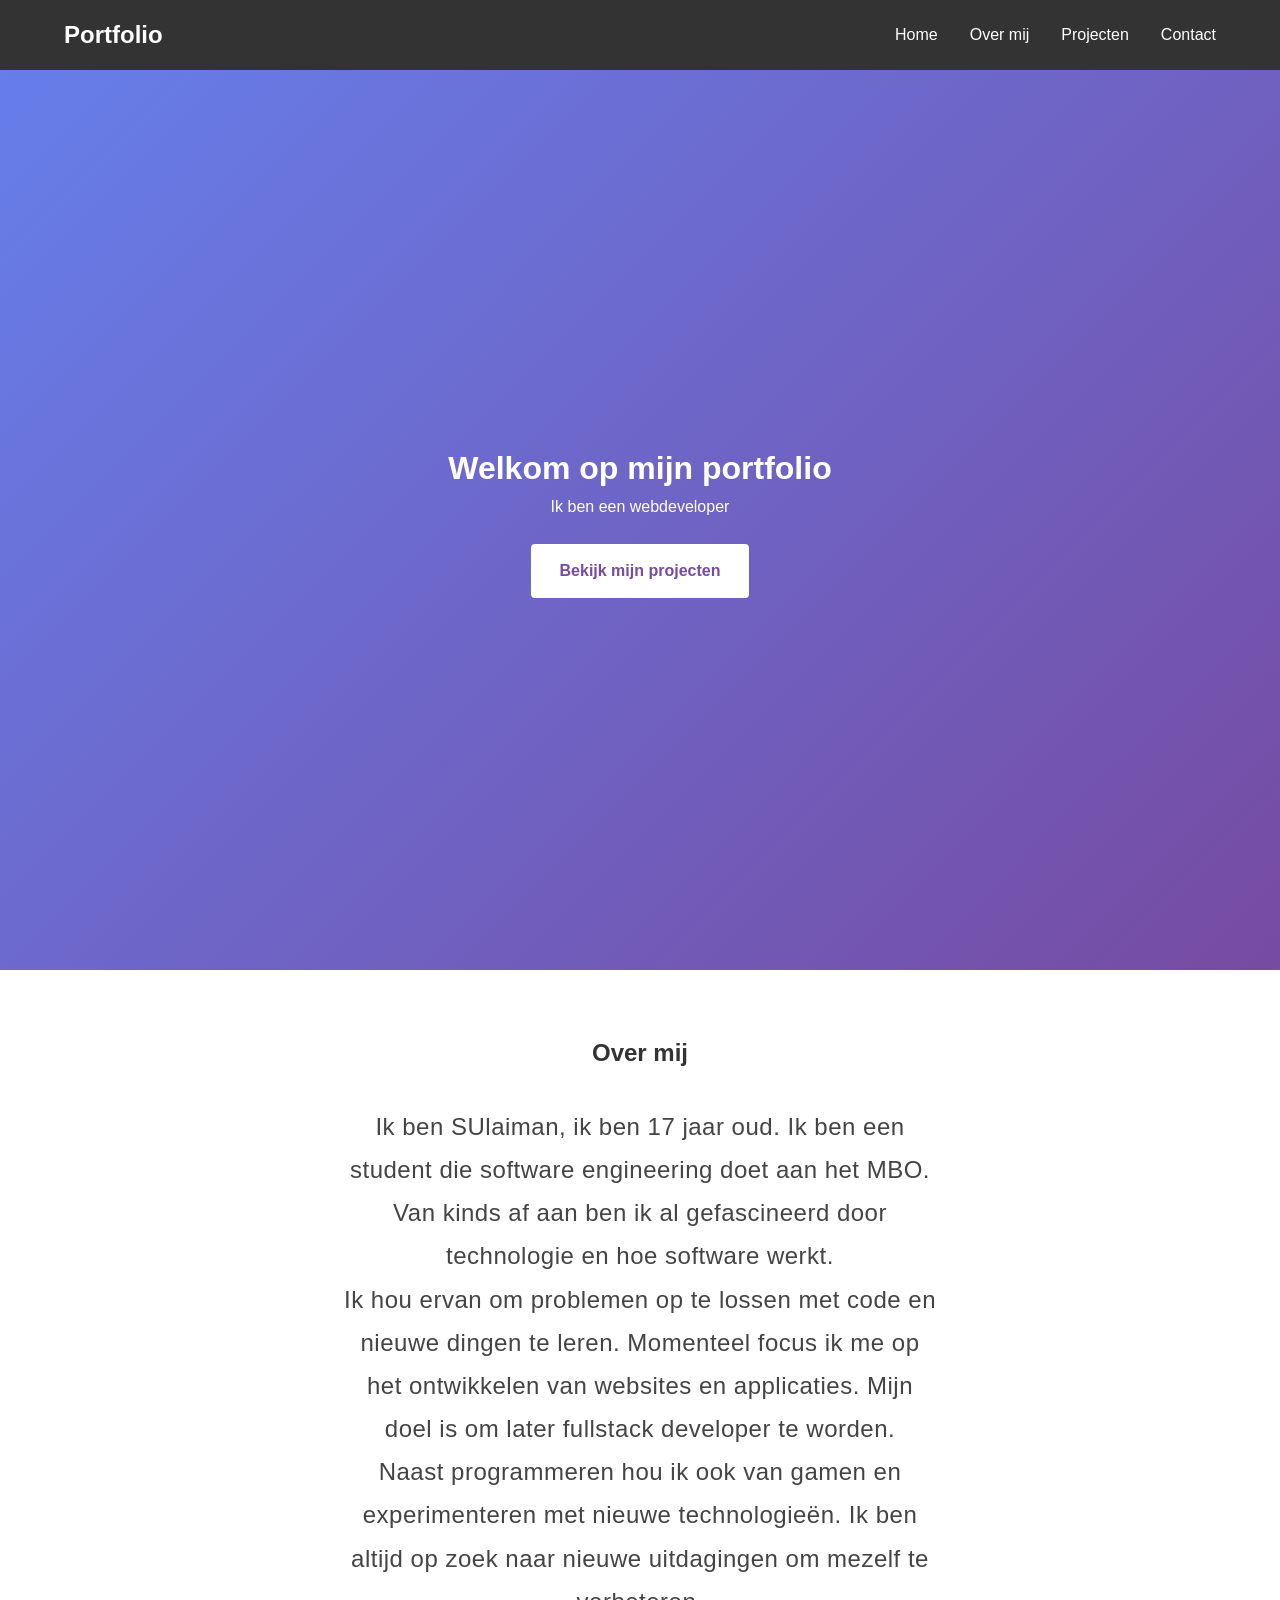
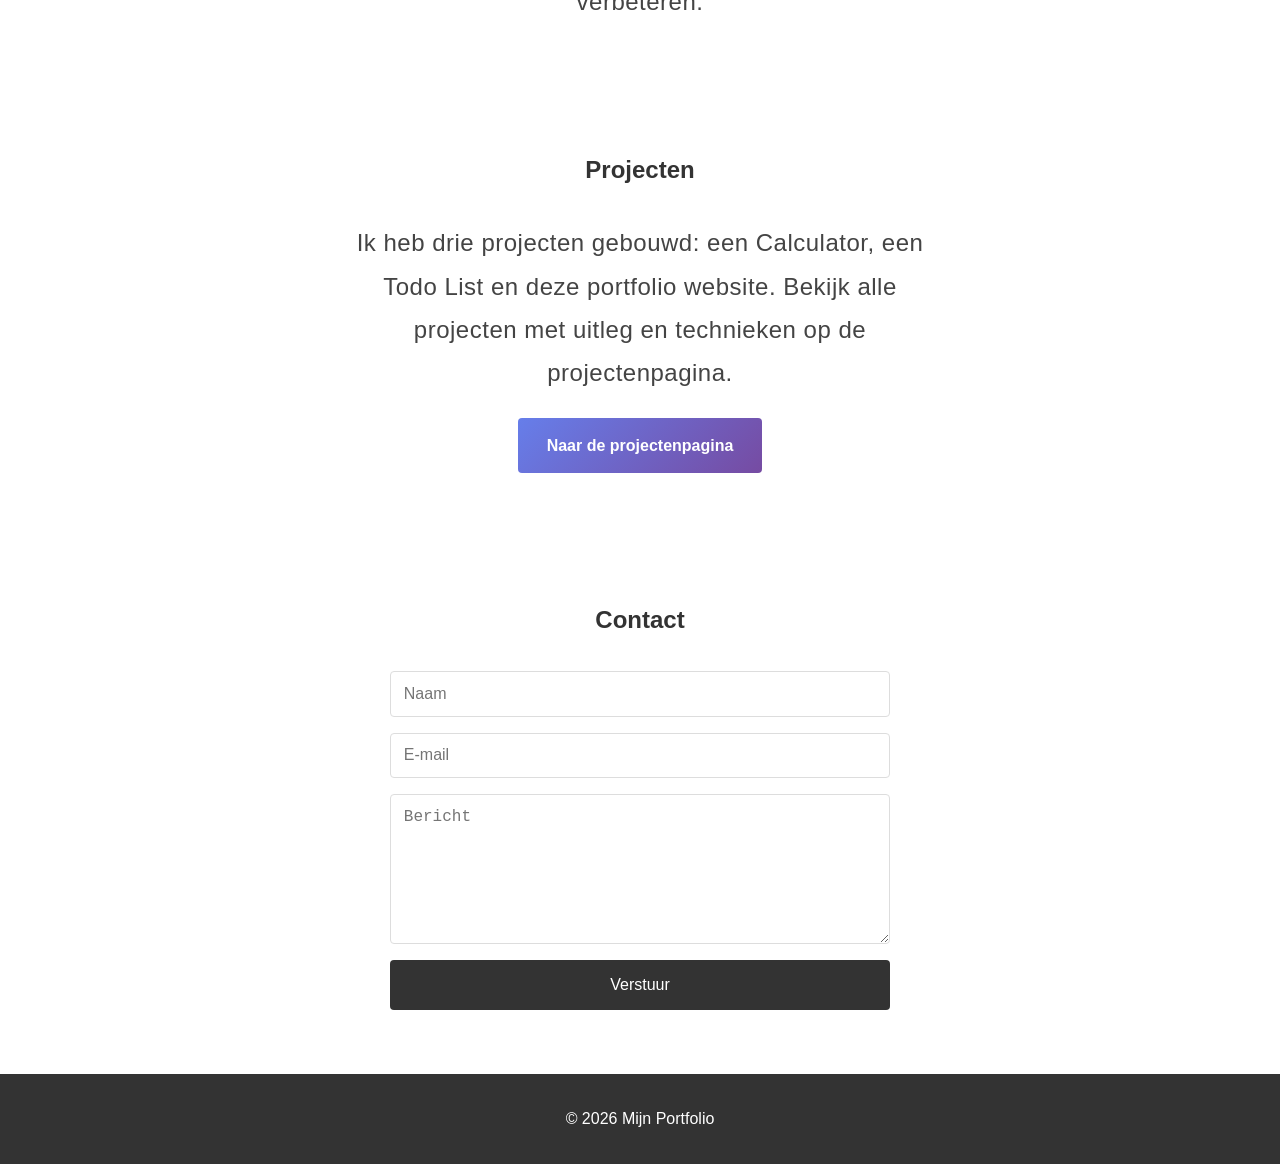
<file: index.html>
<!DOCTYPE html>
<html lang="nl">
<head>
    <meta charset="UTF-8">
    <meta name="viewport" content="width=device-width, initial-scale=1.0">
    <title>Mijn Portfolio</title>
    <link rel="stylesheet" href="css/style.css">
</head>
<body>
    <nav>
        <div class="logo">Portfolio</div>
        <ul class="nav-links">
            <li><a href="#home">Home</a></li>
            <li><a href="#about">Over mij</a></li>
            <li><a href="projecten.html">Projecten</a></li>
            <li><a href="#contact">Contact</a></li>
        </ul>
    </nav>

    <header id="home">
        <h1>Welkom op mijn portfolio</h1>
        <p>Ik ben een webdeveloper</p>
        <a class="btn" href="projecten.html">Bekijk mijn projecten</a>
    </header>

    <section id="about">
        <h2>Over mij</h2>
        <div class="about-content">
            <p class="about-text">Ik ben SUlaiman, ik ben 17 jaar oud. Ik ben een student die software engineering doet aan het MBO. Van kinds af aan ben ik al gefascineerd door technologie en hoe software werkt.</p>
            <p class="about-text">Ik hou ervan om problemen op te lossen met code en nieuwe dingen te leren. Momenteel focus ik me op het ontwikkelen van websites en applicaties. Mijn doel is om later fullstack developer te worden.</p>
            <p class="about-text">Naast programmeren hou ik ook van gamen en experimenteren met nieuwe technologieën. Ik ben altijd op zoek naar nieuwe uitdagingen om mezelf te verbeteren.</p>
        </div>
    </section>

    <section id="projecten">
        <h2>Projecten</h2>
        <p class="about-text">Ik heb drie projecten gebouwd: een Calculator, een Todo List en deze portfolio website. Bekijk alle projecten met uitleg en technieken op de projectenpagina.</p>
        <p class="section-button"><a class="btn-dark" href="projecten.html">Naar de projectenpagina</a></p>
    </section>

    <section id="contact">
        <h2>Contact</h2>
        <form id="contact-form">
            <input type="text" placeholder="Naam" required>
            <input type="email" placeholder="E-mail" required>
            <textarea placeholder="Bericht" required></textarea>
            <button type="submit">Verstuur</button>
        </form>
    </section>

    <footer>
        <p>&copy; 2026 Mijn Portfolio</p>
    </footer>

    <script src="js/script.js"></script>
</body>
</html>
</file>
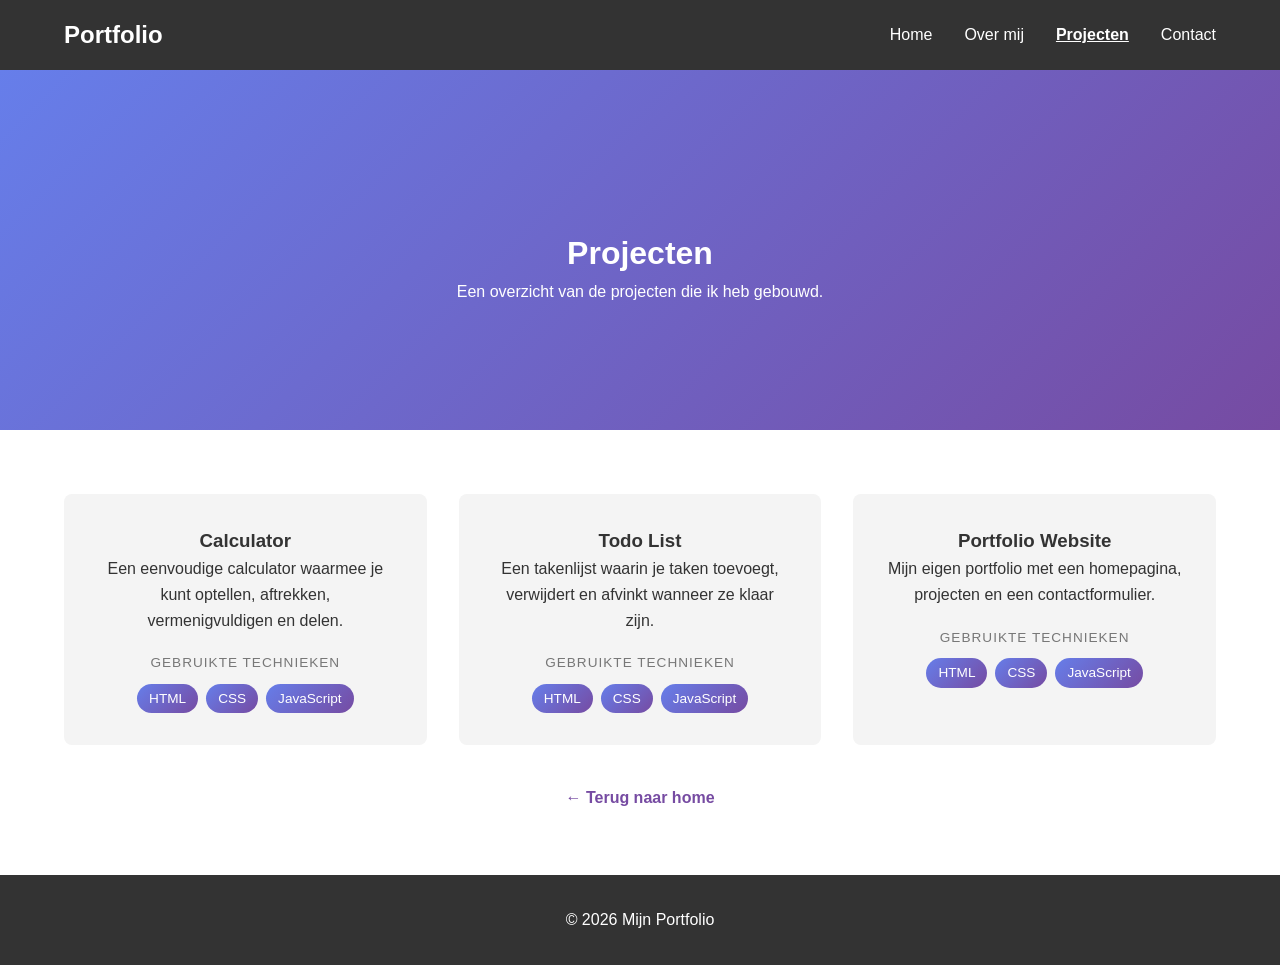
<file: projecten.html>
<!DOCTYPE html>
<html lang="nl">
<head>
    <meta charset="UTF-8">
    <meta name="viewport" content="width=device-width, initial-scale=1.0">
    <title>Projecten | Mijn Portfolio</title>
    <link rel="stylesheet" href="css/style.css">
</head>
<body>
    <nav>
        <div class="logo">Portfolio</div>
        <ul class="nav-links">
            <li><a href="index.html#home">Home</a></li>
            <li><a href="index.html#about">Over mij</a></li>
            <li><a href="projecten.html" class="active">Projecten</a></li>
            <li><a href="index.html#contact">Contact</a></li>
        </ul>
    </nav>

    <header class="page-header">
        <h1>Projecten</h1>
        <p>Een overzicht van de projecten die ik heb gebouwd.</p>
    </header>

    <section id="project-overzicht">
        <div class="project-grid">
            <div class="project-card">
                <h3>Calculator</h3>
                <p>Een eenvoudige calculator waarmee je kunt optellen, aftrekken, vermenigvuldigen en delen.</p>
                <p class="tech-title">Gebruikte technieken</p>
                <ul class="tech-list">
                    <li class="tech-tag">HTML</li>
                    <li class="tech-tag">CSS</li>
                    <li class="tech-tag">JavaScript</li>
                </ul>
            </div>
            <div class="project-card">
                <h3>Todo List</h3>
                <p>Een takenlijst waarin je taken toevoegt, verwijdert en afvinkt wanneer ze klaar zijn.</p>
                <p class="tech-title">Gebruikte technieken</p>
                <ul class="tech-list">
                    <li class="tech-tag">HTML</li>
                    <li class="tech-tag">CSS</li>
                    <li class="tech-tag">JavaScript</li>
                </ul>
            </div>
            <div class="project-card">
                <h3>Portfolio Website</h3>
                <p>Mijn eigen portfolio met een homepagina, projecten en een contactformulier.</p>
                <p class="tech-title">Gebruikte technieken</p>
                <ul class="tech-list">
                    <li class="tech-tag">HTML</li>
                    <li class="tech-tag">CSS</li>
                    <li class="tech-tag">JavaScript</li>
                </ul>
            </div>
        </div>
        <p class="back-link"><a href="index.html">&larr; Terug naar home</a></p>
    </section>

    <footer>
        <p>&copy; 2026 Mijn Portfolio</p>
    </footer>
</body>
</html>
</file>
<file: css/style.css>
* {
    margin: 0;
    padding: 0;
    box-sizing: border-box;
}

body {
    font-family: Arial, sans-serif;
    line-height: 1.6;
    color: #333;
}

nav {
    display: flex;
    justify-content: space-between;
    align-items: center;
    padding: 1rem 5%;
    background: #333;
    color: white;
    position: sticky;
    top: 0;
}

.logo {
    font-size: 1.5rem;
    font-weight: bold;
}

.nav-links {
    display: flex;
    list-style: none;
    gap: 2rem;
}

.nav-links a {
    color: white;
    text-decoration: none;
}

header {
    min-height: 100vh;
    display: flex;
    flex-direction: column;
    justify-content: center;
    align-items: center;
    background: linear-gradient(135deg, #667eea 0%, #764ba2 100%);
    color: white;
    text-align: center;
    padding: 2rem;
}

section {
    padding: 4rem 5%;
}

h2 {
    text-align: center;
    margin-bottom: 2rem;
}

.about-text {
    font-size: 1.5rem;
    line-height: 1.8;
    text-align: center;
    max-width: 600px;
    margin: 0 auto;
    color: #444;
    font-weight: 300;
    letter-spacing: 0.5px;
}

.project-grid {
    display: grid;
    grid-template-columns: repeat(auto-fit, minmax(300px, 1fr));
    gap: 2rem;
}

.project-card {
    background: #f4f4f4;
    padding: 2rem;
    border-radius: 8px;
    text-align: center;
}

#contact-form {
    max-width: 500px;
    margin: 0 auto;
    display: flex;
    flex-direction: column;
    gap: 1rem;
}

input, textarea {
    padding: 0.8rem;
    border: 1px solid #ddd;
    border-radius: 4px;
    font-size: 1rem;
}

textarea {
    min-height: 150px;
}

button {
    padding: 1rem;
    background: #333;
    color: white;
    border: none;
    border-radius: 4px;
    cursor: pointer;
    font-size: 1rem;
}

button:hover {
    background: #555;
}

footer {
    text-align: center;
    padding: 2rem;
    background: #333;
    color: white;
}

/* --- Week 4: projectenonderdeel --- */

html {
    scroll-behavior: smooth;
}

section {
    scroll-margin-top: 70px;
}

.btn {
    display: inline-block;
    margin-top: 1.5rem;
    padding: 0.9rem 1.8rem;
    background: white;
    color: #764ba2;
    border-radius: 4px;
    text-decoration: none;
    font-weight: bold;
    transition: background 0.2s ease, transform 0.2s ease;
}

.btn:hover {
    background: #f0f0f0;
    transform: translateY(-2px);
}

.tech-title {
    margin-top: 1.2rem;
    font-size: 0.85rem;
    text-transform: uppercase;
    letter-spacing: 1px;
    color: #777;
}

.tech-list {
    display: flex;
    flex-wrap: wrap;
    justify-content: center;
    gap: 0.5rem;
    list-style: none;
    margin-top: 0.6rem;
}

.tech-tag {
    background: linear-gradient(135deg, #667eea 0%, #764ba2 100%);
    color: white;
    padding: 0.25rem 0.75rem;
    border-radius: 999px;
    font-size: 0.85rem;
}

.page-header {
    min-height: 40vh;
    padding: 6rem 2rem 4rem;
}

.nav-links a.active {
    font-weight: bold;
    text-decoration: underline;
}

.btn-dark {
    display: inline-block;
    padding: 0.9rem 1.8rem;
    background: linear-gradient(135deg, #667eea 0%, #764ba2 100%);
    color: white;
    border-radius: 4px;
    text-decoration: none;
    font-weight: bold;
    transition: transform 0.2s ease, filter 0.2s ease;
}

.btn-dark:hover {
    filter: brightness(1.1);
    transform: translateY(-2px);
}

.section-button {
    text-align: center;
    margin-top: 1.5rem;
}

.back-link {
    text-align: center;
    margin-top: 2.5rem;
}

.back-link a {
    color: #764ba2;
    font-weight: bold;
    text-decoration: none;
}

.back-link a:hover {
    text-decoration: underline;
}

@media (max-width: 600px) {
    nav {
        flex-direction: column;
        gap: 0.8rem;
        text-align: center;
    }

    .nav-links {
        gap: 1rem;
        flex-wrap: wrap;
        justify-content: center;
    }
}
</file>
